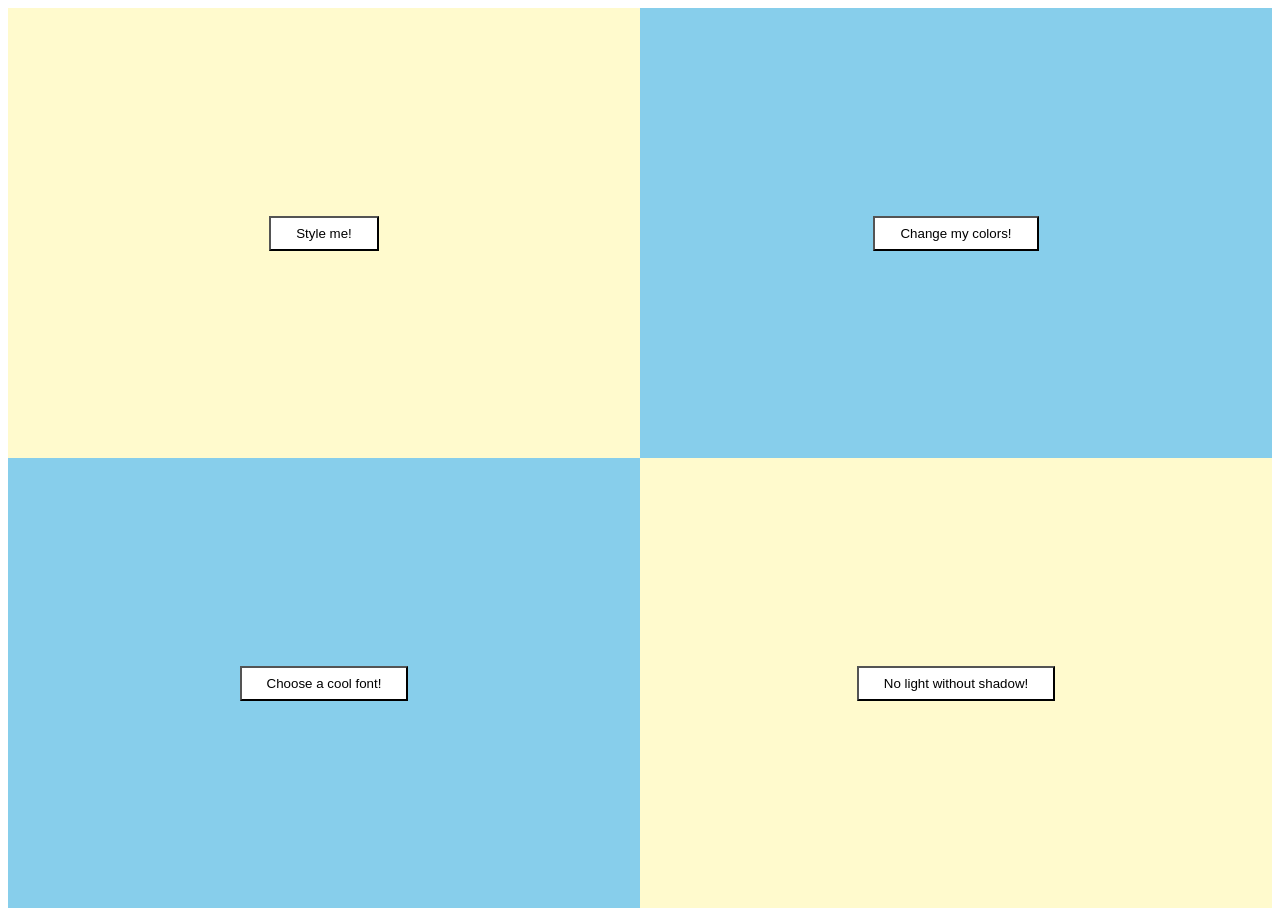
<file: css-basics_button-styles/index.html>
<!DOCTYPE html>
<html lang="en">
  <head>
    <meta charset="utf-8" />
    <meta
      name="viewport"
      content="width=device-width, initial-scale=1, shrink-to-fit=no"
    />
    <link rel="icon" href="./public/favicon.ico" type="image/x-icon" />
    <title>CSS Basics: Button Style</title>
    <link rel="stylesheet" href="./css/styles.css" />
  </head>
  <body>
    <!-- Don't worry about the HTML, you don't need to change anything here. -->
    <section><button class="button1">Style me!</button></section>
    <section class="skyblue">
      <button class="button2">Change my colors!</button>
    </section>
    <section class="skyblue">
      <button class="button3">Choose a cool font!</button>
    </section>
    <section><button class="button4">No light without shadow!</button></section>
  </body>
</html>
</file>
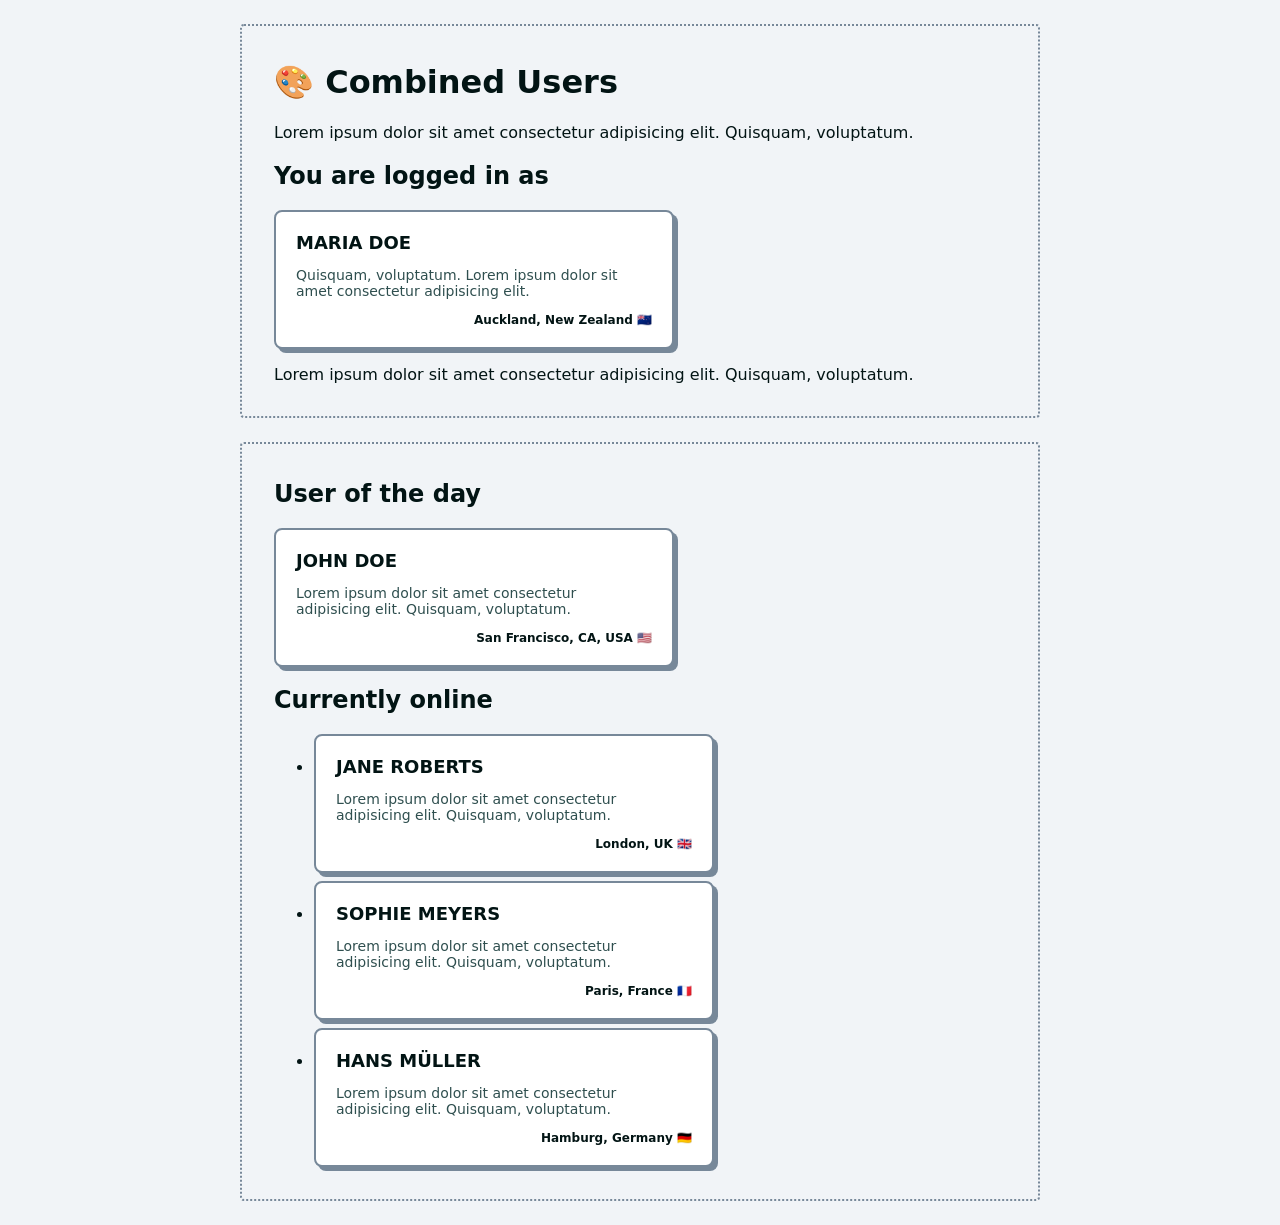
<file: css-basics_combined-users/index.html>
<!DOCTYPE html>
<!-- Add class="debug" to the html element to show helper texts. -->
<html lang="en" class="">
  <head>
    <meta charset="utf-8" />
    <meta
      name="viewport"
      content="width=device-width, initial-scale=1, shrink-to-fit=no"
    />
    <link rel="icon" href="./public/favicon.ico" type="image/x-icon" />
    <title>CSS Basics: Combined Users</title>
    <link rel="stylesheet" href="./css/styles.css" />
    <link rel="stylesheet" href="./css/debug.css" />
  </head>
  <body>
    <main>
      <h1>🎨 Combined Users</h1>
      <p>
        Lorem ipsum dolor sit amet consectetur adipisicing elit. Quisquam,
        voluptatum.
      </p>
      <h2>You are logged in as</h2>
      <article class="user">
        <h2 class="name">Maria Doe</h2>
        <p class="bio">
          Quisquam, voluptatum. Lorem ipsum dolor sit amet consectetur
          adipisicing elit.
        </p>
        <p class="location">Auckland, New Zealand 🇳🇿</p>
      </article>
      <p>
        Lorem ipsum dolor sit amet consectetur adipisicing elit. Quisquam,
        voluptatum.
      </p>
    </main>
    <aside>
      <h2>User of the day</h2>
      <article class="user">
        <h2 class="name">John Doe</h2>
        <p class="bio">
          Lorem ipsum dolor sit amet consectetur adipisicing elit. Quisquam,
          voluptatum.
        </p>
        <p class="location">San Francisco, CA, USA 🇺🇸</p>
      </article>
      <h2>Currently online</h2>
      <ul>
        <li>
          <article class="user">
            <h2 class="name">Jane Roberts</h2>
            <p class="bio">
              Lorem ipsum dolor sit amet consectetur adipisicing elit. Quisquam,
              voluptatum.
            </p>
            <p class="location">London, UK 🇬🇧</p>
          </article>
        </li>
        <li>
          <article class="user">
            <h2 class="name">Sophie Meyers</h2>
            <p class="bio">
              Lorem ipsum dolor sit amet consectetur adipisicing elit. Quisquam,
              voluptatum.
            </p>
            <p class="location">Paris, France 🇫🇷</p>
          </article>
        </li>
        <li>
          <article class="user">
            <h2 class="name">Hans Müller</h2>
            <p class="bio">
              Lorem ipsum dolor sit amet consectetur adipisicing elit. Quisquam,
              voluptatum.
            </p>
            <p class="location">Hamburg, Germany 🇩🇪</p>
          </article>
        </li>
      </ul>
    </aside>
  </body>
</html>
</file>
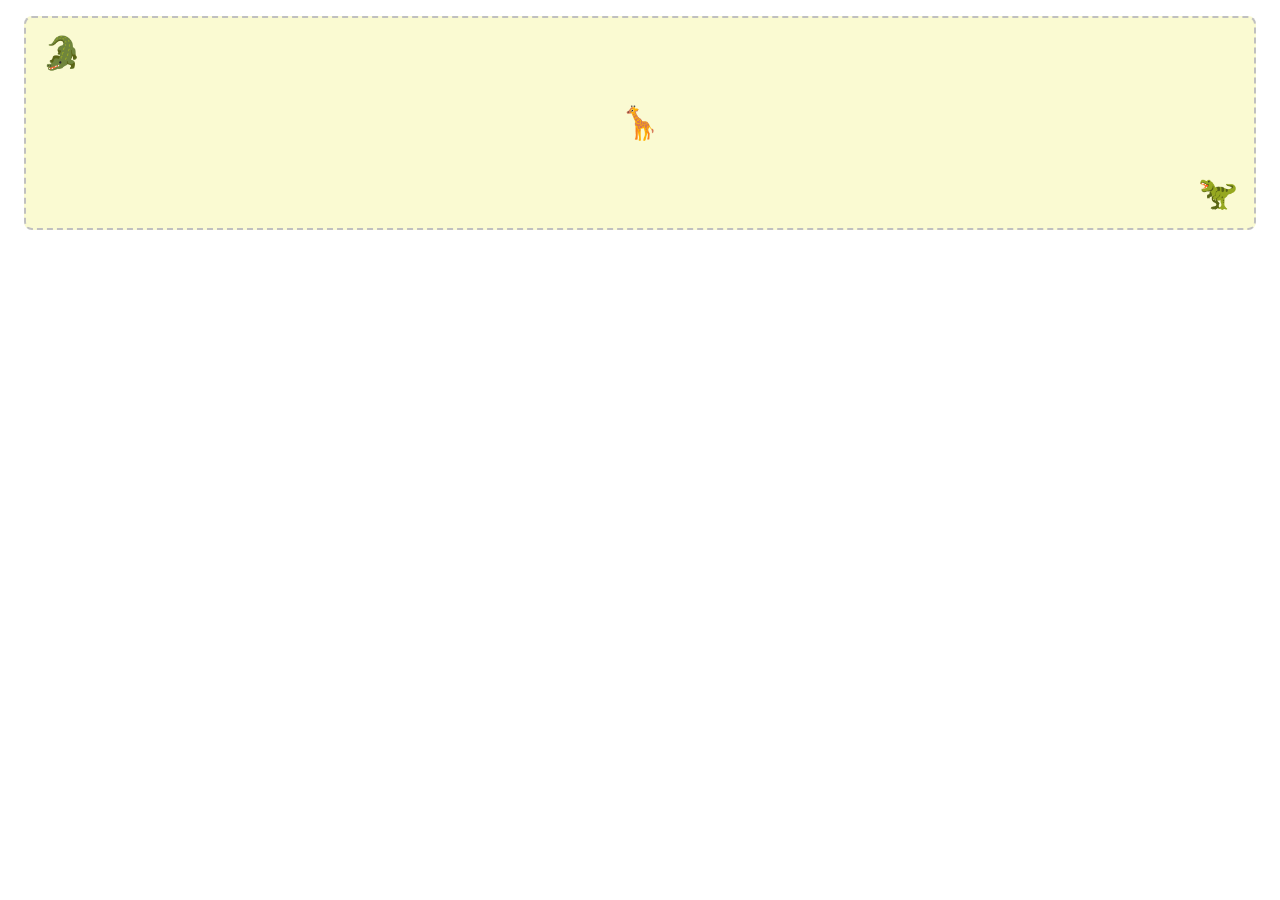
<file: css-basics_pseudo-park_solution/index.html>
<!DOCTYPE html>
<html lang="en">
  <head>
    <meta charset="utf-8" />
    <meta
      name="viewport"
      content="width=device-width, initial-scale=1, shrink-to-fit=no"
    />
    <link rel="icon" href="./public/favicon.png" type="image/png" />
    <title>CSS Basics: Pseudo Park</title>
    <link rel="stylesheet" href="./css/styles.css" />
  </head>
  <body>
    <main class="park">
      <div class="animal crocodile">🐊</div>
      <div class="animal giraffe">🦒</div>
      <div class="animal dino">🦖</div>
    </main>
  </body>
</html>
</file>
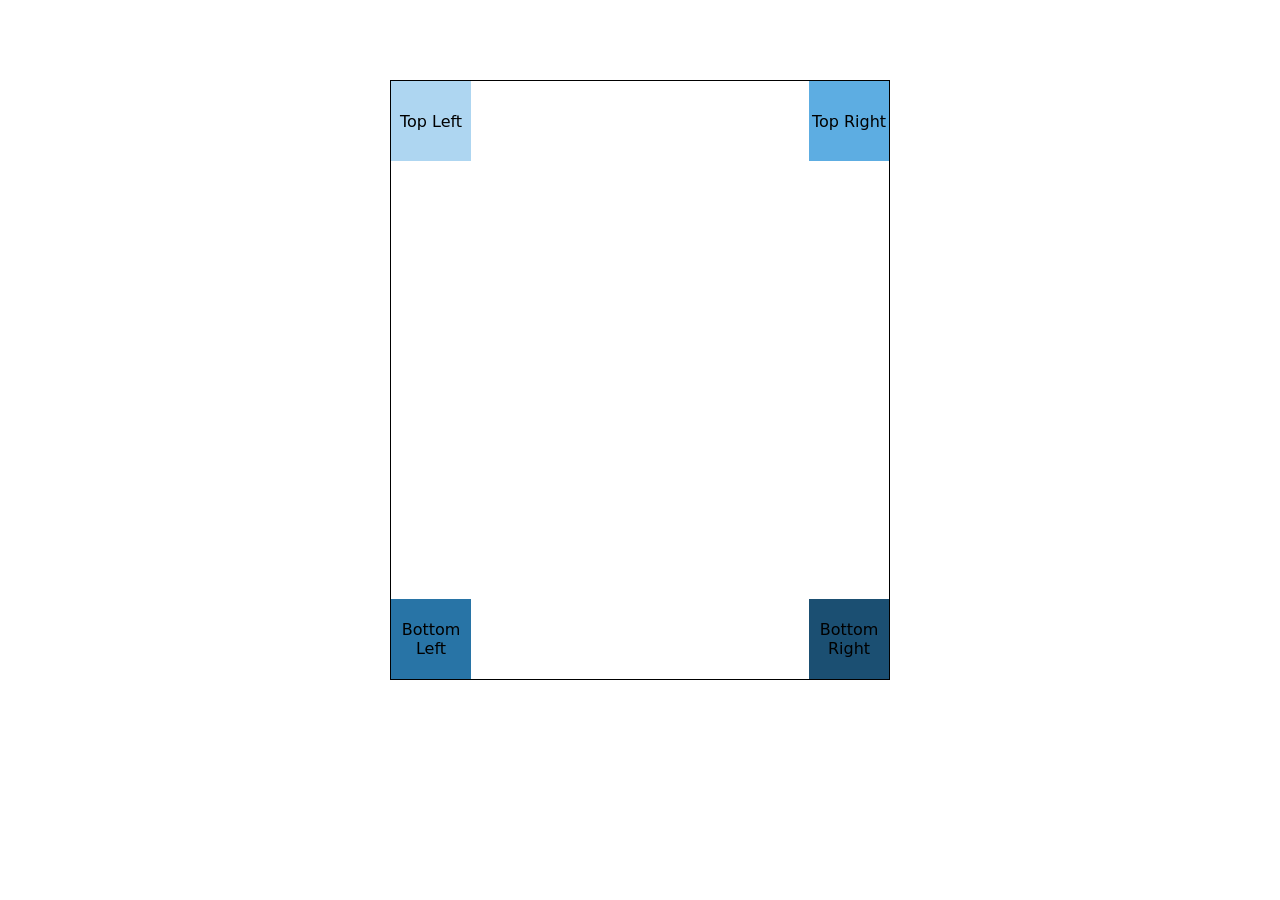
<file: css-positioning_absolute-position/index.html>
<!DOCTYPE html>
<html lang="en">
  <head>
    <meta charset="utf-8" />
    <meta
      name="viewport"
      content="width=device-width, initial-scale=1, shrink-to-fit=no"
    />
    <link rel="icon" href="./public/favicon.png" type="image/png" />
    <title>Absolute Position</title>
    <link rel="stylesheet" href="./css/styles.css" />
  </head>
  <body>
    <!-- You do not need to change the HTML code for this exercise! -->
    <main>
      <div class="box box--top-left">Top Left</div>
      <div class="box box--top-right">Top Right</div>
      <div class="box box--bottom-left">Bottom Left</div>
      <div class="box box--bottom-right">Bottom Right</div>
    </main>
  </body>
</html>
</file>
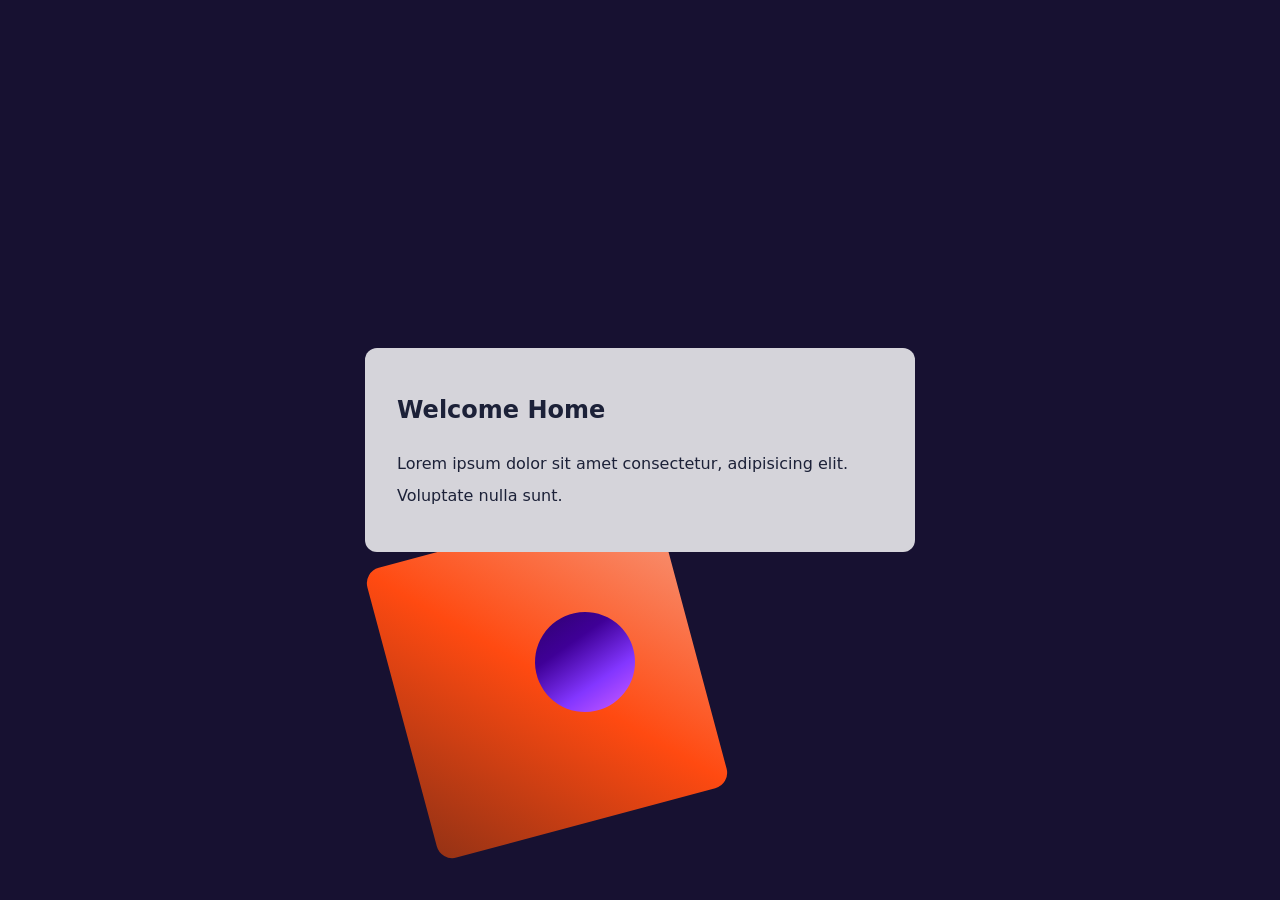
<file: css-positioning_decoration/index.html>
<!DOCTYPE html>
<html lang="en">
  <head>
    <meta charset="utf-8" />
    <meta
      name="viewport"
      content="width=device-width, initial-scale=1, shrink-to-fit=no"
    />
    <link rel="icon" href="./public/favicon.png" type="image/png" />
    <title>Decoration</title>
    <link rel="stylesheet" href="./css/styles.css" />
  </head>
  <body>
    <!-- You do not need to change the HTML code for this exercise! -->
    <main>
      <article class="hero-card">
        <h2>Welcome Home</h2>
        <p>
          Lorem ipsum dolor sit amet consectetur, adipisicing elit. Voluptate
          nulla sunt.
        </p>
        <div class="blob-1"></div>
        <div class="blob-2"></div>
      </article>
    </main>
  </body>
</html>
</file>
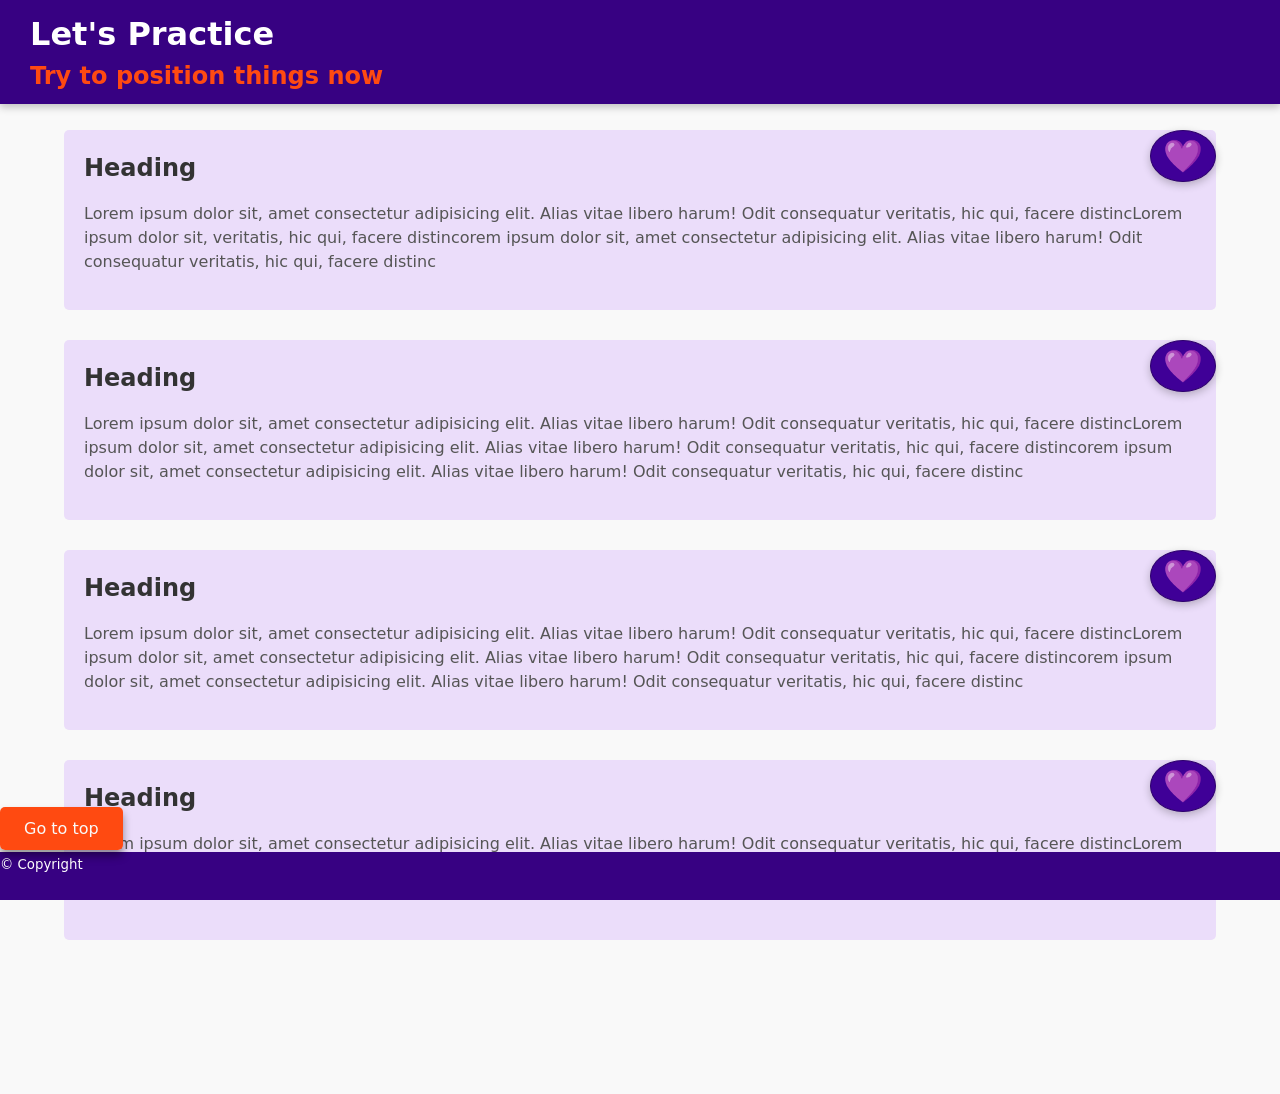
<file: css-positioning_layout-with-position/index.html>
<!DOCTYPE html>
<html lang="en">
  <head>
    <meta charset="utf-8" />
    <meta
      name="viewport"
      content="width=device-width, initial-scale=1, shrink-to-fit=no"
    />
    <link rel="icon" href="./public/favicon.ico" type="image/x-icon" />
    <title>Layout with Position</title>
    <link rel="stylesheet" href="./css/styles.css" />
  </head>
  <body>
    <header class="header">
      <h1 class="header__heading">Let's Practice</h1>
      <h2 class="header__subheading">Try to position things now</h2>
    </header>
    <main>
      <section class="card" id="top">
        <h2 class="card__heading">Heading</h2>
        <button class="card__bookmark">
          <span role="img" aria-label="A heart that indicates a bookmark"
            >💜</span
          >
        </button>
        <p class="card__text">
          Lorem ipsum dolor sit, amet consectetur adipisicing elit. Alias vitae
          libero harum! Odit consequatur veritatis, hic qui, facere distincLorem
          ipsum dolor sit, veritatis, hic qui, facere distincorem ipsum dolor
          sit, amet consectetur adipisicing elit. Alias vitae libero harum! Odit
          consequatur veritatis, hic qui, facere distinc
        </p>
      </section>
      <section class="card">
        <h2 class="card__heading">Heading</h2>
        <button class="card__bookmark">
          <span role="img" aria-label="A heart that indicates a bookmark"
            >💜</span
          >
        </button>
        <p class="card__text">
          Lorem ipsum dolor sit, amet consectetur adipisicing elit. Alias vitae
          libero harum! Odit consequatur veritatis, hic qui, facere distincLorem
          ipsum dolor sit, amet consectetur adipisicing elit. Alias vitae libero
          harum! Odit consequatur veritatis, hic qui, facere distincorem ipsum
          dolor sit, amet consectetur adipisicing elit. Alias vitae libero
          harum! Odit consequatur veritatis, hic qui, facere distinc
        </p>
      </section>
      <section class="card">
        <h2 class="card__heading">Heading</h2>
        <button class="card__bookmark">
          <span role="img" aria-label="A heart that indicates a bookmark"
            >💜</span
          >
        </button>
        <p class="card__text">
          Lorem ipsum dolor sit, amet consectetur adipisicing elit. Alias vitae
          libero harum! Odit consequatur veritatis, hic qui, facere distincLorem
          ipsum dolor sit, amet consectetur adipisicing elit. Alias vitae libero
          harum! Odit consequatur veritatis, hic qui, facere distincorem ipsum
          dolor sit, amet consectetur adipisicing elit. Alias vitae libero
          harum! Odit consequatur veritatis, hic qui, facere distinc
        </p>
      </section>
      <section class="card">
        <h2 class="card__heading">Heading</h2>
        <button class="card__bookmark">
          <span role="img" aria-label="A heart that indicates a bookmark"
            >💜</span
          >
        </button>
        <p class="card__text">
          Lorem ipsum dolor sit, amet consectetur adipisicing elit. Alias vitae
          libero harum! Odit consequatur veritatis, hic qui, facere distincLorem
          ipsum dolor sit, amet consectetur adipisicing elit. Alias vitae libero
          harum! Odit consequatur veritatis, hic qui, facere distincorem ipsum
          dolor sit, amet consectetur adipisicing elit. Alias vitae libero
          harum! Odit consequatur veritatis, hic qui, facere distinc
        </p>
      </section>
      <a href="#top" class="goto-top">Go to top</a>
    </main>

    <footer class="footer">
      <small class="footer__text">© Copyright</small>
    </footer>
  </body>
</html>
</file>
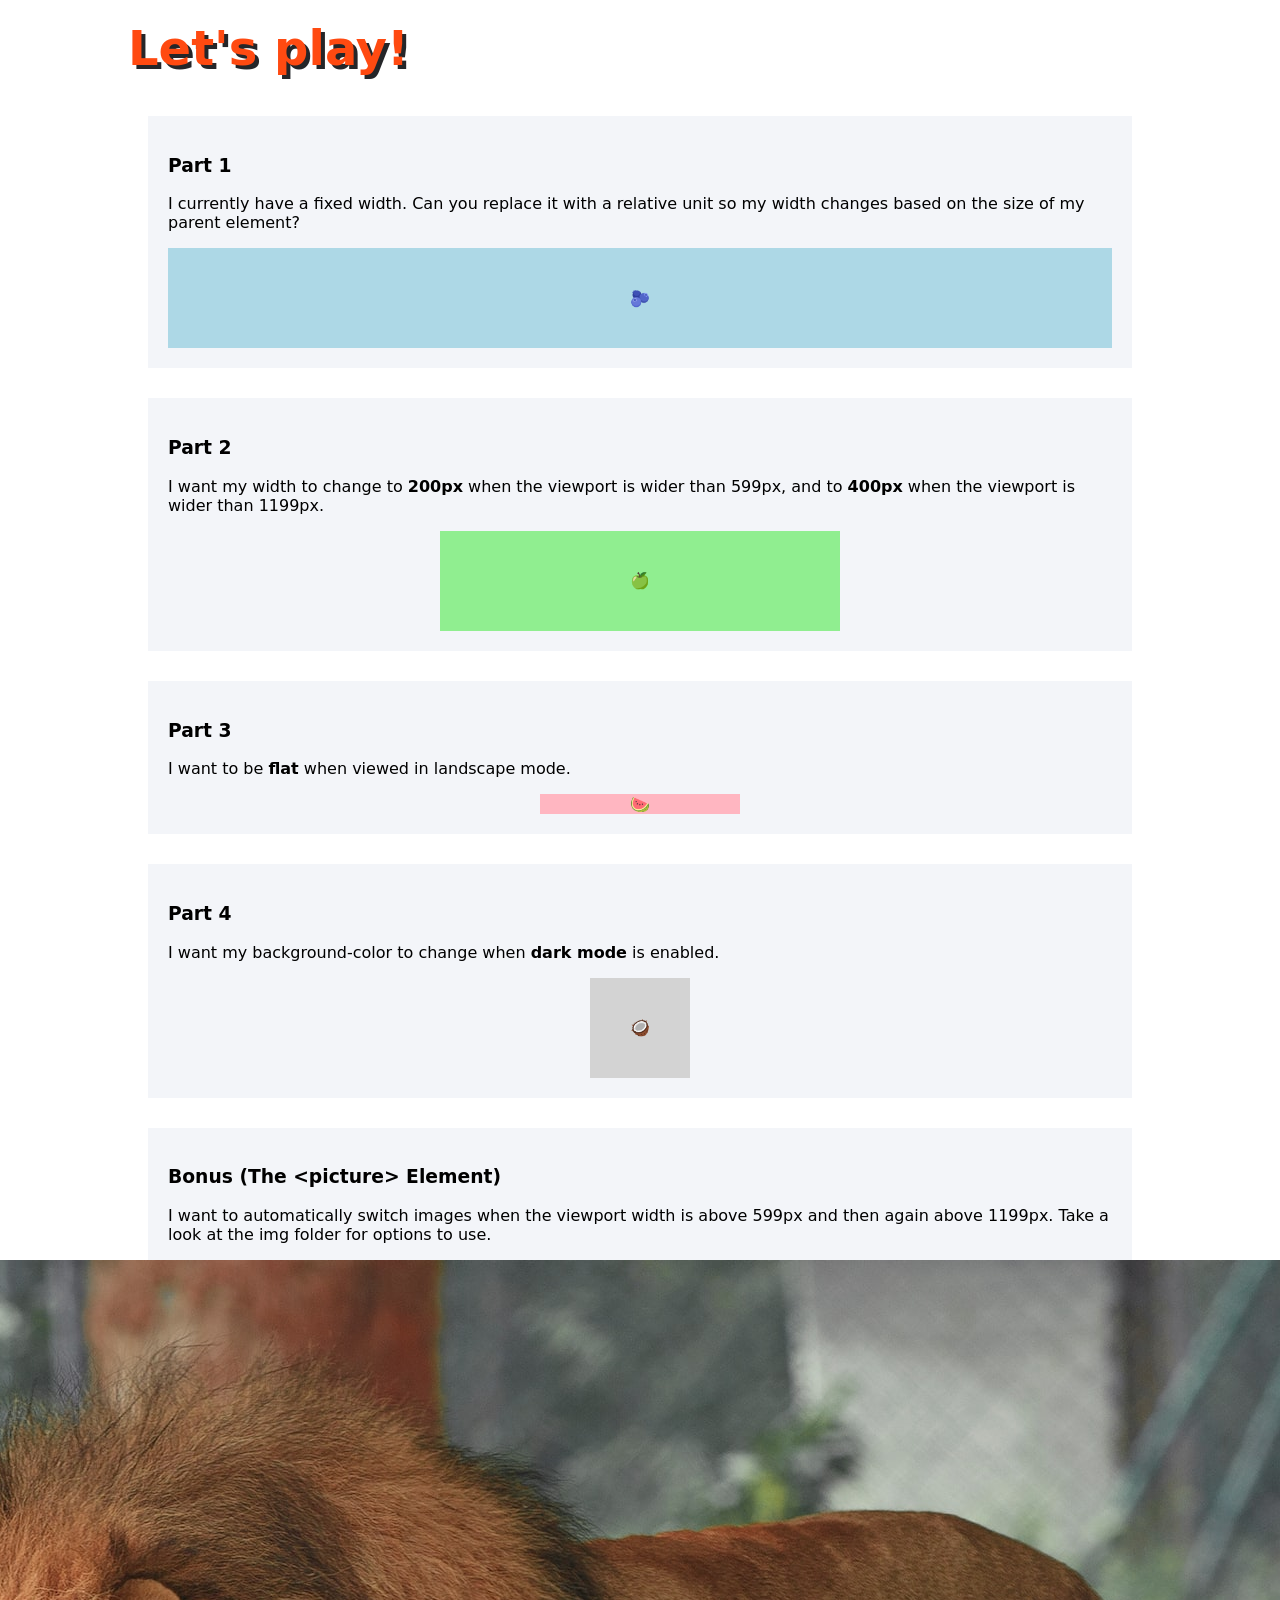
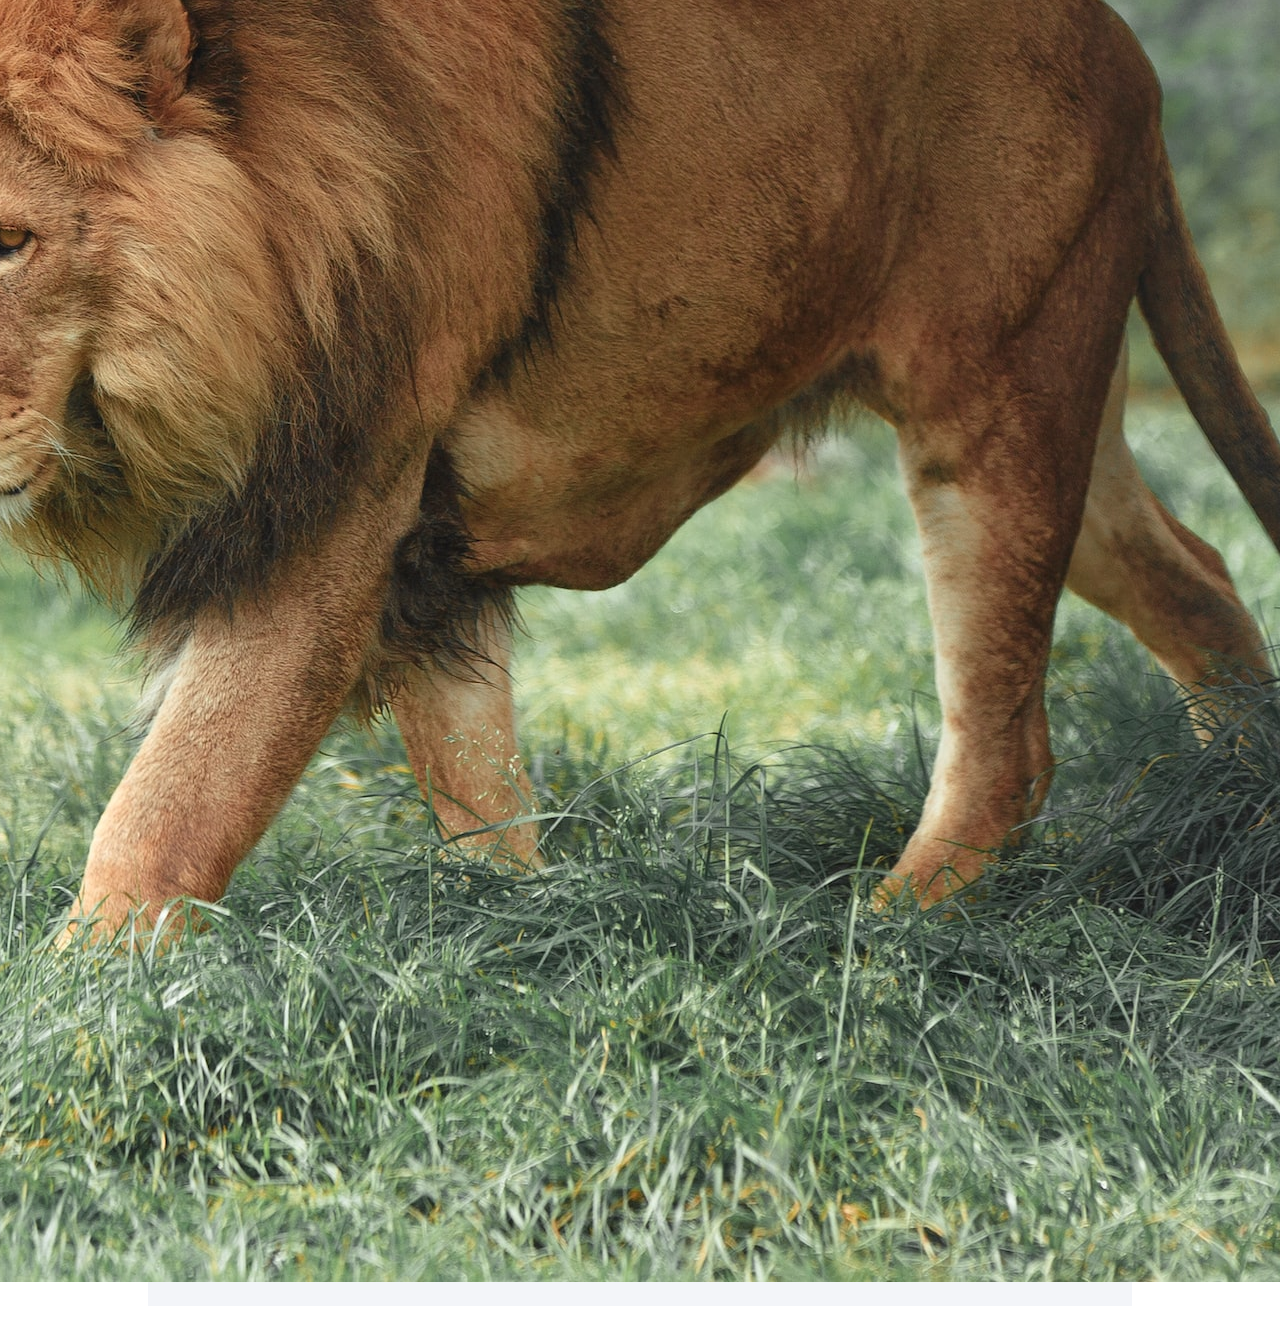
<file: css-responsive_playground/index.html>
<!doctype html>
<html lang="en">
  <head>
    <meta charset="utf-8" />
    <meta
      name="viewport"
      content="width=device-width, initial-scale=1, shrink-to-fit=no"
    />
    <link rel="icon" href="./public/favicon.png" type="image/png" />
    <title>Playground</title>
    <link rel="stylesheet" href="./css/styles.css" />
  </head>
  <body>
    <main>
      <h1>Let's play!</h1>
      <section class="playground">
        <section class="section">
          <h3>Part 1</h3>
          <p>
            I currently have a fixed width. Can you replace it with a relative
            unit so my width changes based on the size of my parent element?
          </p>
          <div class="box box--one">🫐</div>
        </section>
        <section class="section">
          <h3>Part 2</h3>
          <p>
            I want my width to change to <strong>200px</strong> when the
            viewport is wider than 599px, and to <strong>400px</strong> when the
            viewport is wider than 1199px.
          </p>
          <div class="box box--two">🍏</div>
        </section>
        <section class="section">
          <h3>Part 3</h3>
          <p>
            I want to be <strong>flat</strong> when viewed in landscape mode.
          </p>
          <div class="box box--three">🍉</div>
        </section>
        <section class="section">
          <h3>Part 4</h3>
          <p>
            I want my background-color to change when
            <strong>dark mode</strong> is enabled.
          </p>
          <div class="box box--four">🥥</div>
        </section>

        <section class="section">
          <h3>Bonus (The &lt;picture&gt; Element)</h3>
          <p>
            I want to automatically switch images when the viewport width is
            above 599px and then again above 1199px. Take a look at the img
            folder for options to use.
          </p>
          <div class="box box--five">
            <picture>
              <source
                media="(min-width: 1200px)"
                srcset="./img/cat_large.jpg"
              />
              <source
                media="(min-width: 600px)"
                srcset="./img/cat_medium.jpg"
              />
              <img src="./img/cat_small.jpg" alt="A cat" />
            </picture>
          </div>
        </section>
      </section>
    </main>
  </body>
</html>
</file>
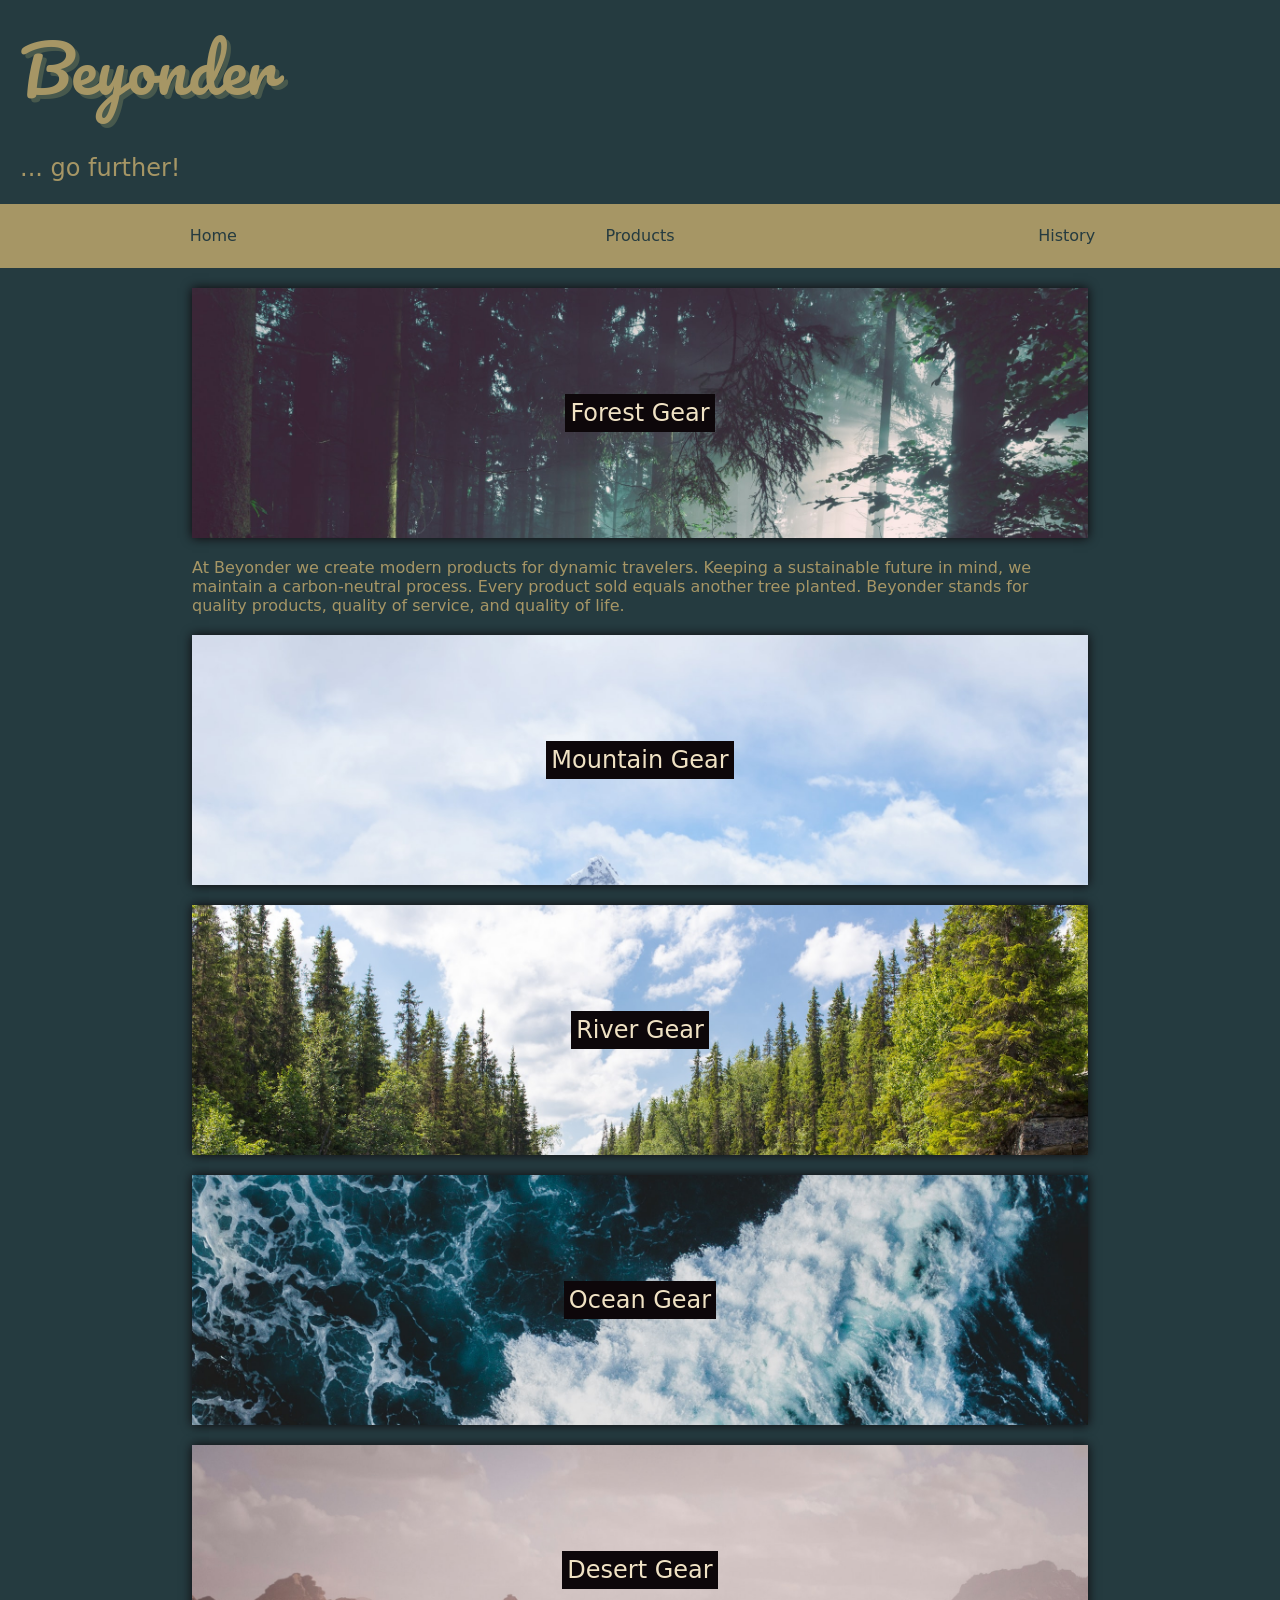
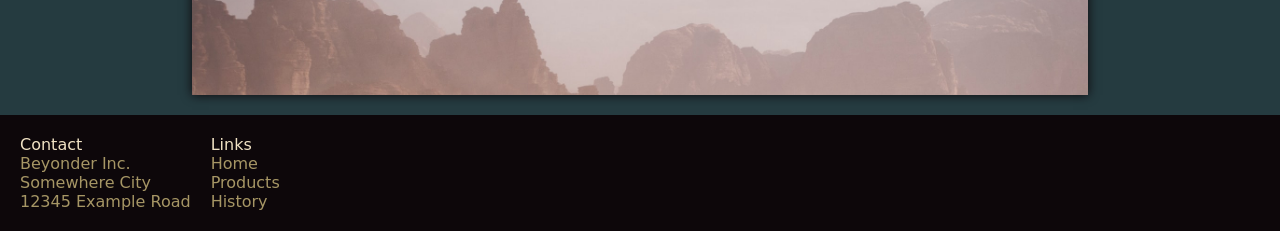
<file: css-responsive_responsive-website/index.html>
<!DOCTYPE html>
<html lang="en">
  <head>
    <meta charset="utf-8" />
    <meta
      name="viewport"
      content="width=device-width, initial-scale=1, shrink-to-fit=no"
    />
    <link rel="icon" href="./public/favicon.ico" type="image/x-icon" />
    <title>Responsive Website</title>
    <link rel="stylesheet" href="./css/styles.css" />
  </head>
  <body>
    <header class="main-header">
      <p class="header-brand">Beyonder</p>
      <p class="header-text">... go further!</p>
    </header>
    <nav class="navbar">
      <a class="navbar-link" href="#">Home</a>
      <a class="navbar-link" href="#">Products</a>
      <a class="navbar-link" href="#">History</a>
    </nav>
    <main class="main-content">
      <section class="card-section">
        <article class="product-card --forest">
          <a class="card-title" href="#">Forest Gear</a>
        </article>
        <p class="intro-text">
          At Beyonder we create modern products for dynamic travelers. Keeping a
          sustainable future in mind, we maintain a carbon-neutral process.
          Every product sold equals another tree planted. Beyonder stands for
          quality products, quality of service, and quality of life.
        </p>
        <article class="product-card --mountain">
          <a class="card-title" href="#">Mountain Gear</a>
        </article>
        <article class="product-card --river">
          <a class="card-title" href="#">River Gear</a>
        </article>
        <article class="product-card --ocean">
          <a class="card-title" href="#">Ocean Gear</a>
        </article>
        <article class="product-card --desert">
          <a class="card-title" href="#">Desert Gear</a>
        </article>
      </section>
    </main>
    <footer class="main-footer">
      <div class="contact-details">
        <p>Contact</p>
        <p>Beyonder Inc.</p>
        <p>Somewhere City</p>
        <p>12345 Example Road</p>
      </div>
      <nav class="footer-nav">
        <p>Links</p>
        <a class="footer-link" href="#">Home</a>
        <a class="footer-link" href="#">Products</a>
        <a class="footer-link" href="#">History</a>
      </nav>
    </footer>
  </body>
</html>
</file>
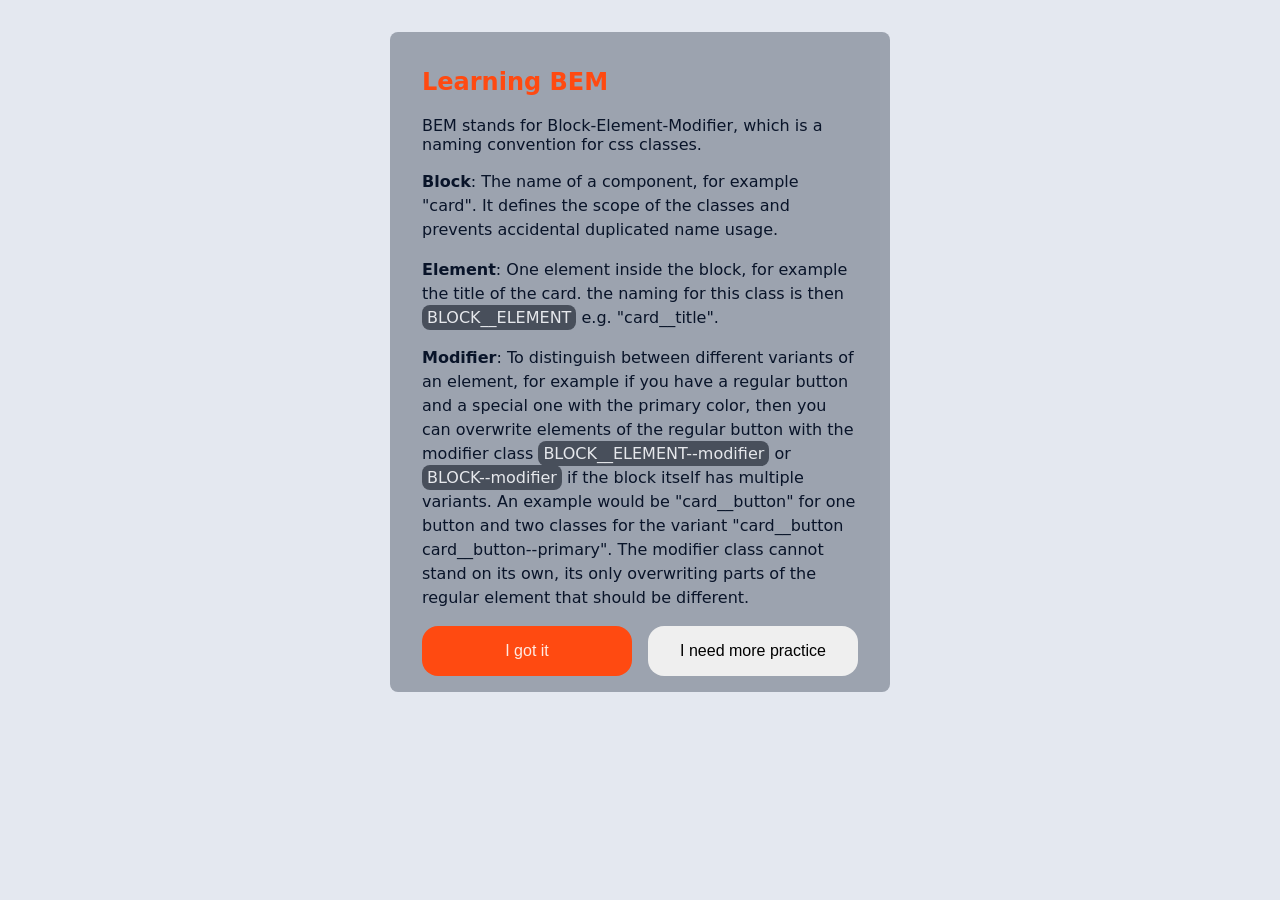
<file: css-structure_bem-1/index.html>
<!DOCTYPE html>
<html lang="en">
  <head>
    <meta charset="utf-8" />
    <meta
      name="viewport"
      content="width=device-width, initial-scale=1, shrink-to-fit=no"
    />
    <link rel="icon" href="./public/favicon.png" type="image/png" />
    <title>CSS Structure: BEM</title>
    <link rel="stylesheet" href="./css/styles.css" />
  </head>
  <body>
    <article class="info-card">
      <h2>Learning BEM</h2>
      <p>
        BEM stands for Block-Element-Modifier, which is a naming convention for
        css classes.
      </p>
      <ul>
        <li>
          <span class="list-title">Block</span>: The name of a component, for
          example "card". It defines the scope of the classes and prevents
          accidental duplicated name usage.
        </li>
        <li>
          <span class="list-title">Element</span>: One element inside the block,
          for example the title of the card. the naming for this class is then
          <span class="text-highlighted">BLOCK__ELEMENT</span> e.g.
          "card__title".
        </li>
        <li>
          <span class="list-title">Modifier</span>: To distinguish between
          different variants of an element, for example if you have a regular
          button and a special one with the primary color, then you can
          overwrite elements of the regular button with the modifier class
          <span class="text-highlighted">BLOCK__ELEMENT--modifier</span> or
          <span class="text-highlighted">BLOCK--modifier</span> if the block
          itself has multiple variants. An example would be "card__button" for
          one button and two classes for the variant "card__button
          card__button--primary". The modifier class cannot stand on its own,
          its only overwriting parts of the regular element that should be
          different.
        </li>
      </ul>
      <div class="buttons">
        <button class="primary">I got it</button>
        <button>I need more practice</button>
      </div>
    </article>
  </body>
</html>
</file>
<file: css-basics_button-styles/css/styles.css>
/* Please scroll down to the start of your exercise! */

* {
  box-sizing: border-box;
}

body {
  display: grid;
  grid-template-columns: 1fr 1fr;
  height: 100vh;
}

section {
  background-color: lemonchiffon;
  display: grid;
  place-items: center;
}

.skyblue {
  background-color: skyblue;
}

button {
  background-color: white;
  padding: 8px 25px;
}

/* Your exercise starts here. */

/* Add your CSS styles below this line. Feel free to replace the comments with your code. 
Make sure not to put your code into the comments, because then nothing will happen. */

.button1 {
  /* Style me! Change my border, set a border radius or try out other styles. :) */
}

.button2 {
  /* Style me! Change my color or background-color, or both! You can experiment with different color formats here, like HEX, RGB, etc. */
}

.button3 {
  /* Style me! You can test out changing the font, font size, ...*/
}

.button4 {
  /* Style me! Can you add a shadow to this button? Try playing around with shadow properties - you can even change the shadow color, size, and more. */
}

/* Feel free to play around with other properties, too. */
</file>
<file: css-basics_combined-users/css/styles.css>
/*
  Scroll down to the bottom of the file
  to see the instructions for this exercise.
   ⬇
*/

*,
*::before,
*::after {
  box-sizing: border-box;
}

body {
  font-family: system-ui;
  background-color: #f1f4f7;
  padding: 0 48px;
  color: #021414;
}

main,
aside {
  max-width: 800px;
  margin: 24px auto;
  padding: 16px 32px;
  border: 2px dotted lightslategray;
  border-radius: 4px;
  position: relative;
}

ul {
  width: max-content;
}

li {
  margin: 8px 0;
}

.user {
  position: relative;
  border: 2px solid lightslategray;
  border-radius: 8px;
  box-shadow: 4px 4px 0 lightslategray;
  padding: 20px;
  max-width: 400px;
  margin: 0;
  background-color: white;
}

.name {
  font-size: 18px;
  text-transform: uppercase;
  margin: 0;
}

.bio {
  font-size: 14px;
  color: darkslategray;
}

.location {
  font-size: 12px;
  font-weight: 600;
  text-align: end;
  margin: 0;
}

/*
  Part 1

  Make .user elements inside the aside smaller:
    - reduce the max-width to 250px
    - reduce the padding to 12px
    - reduce the border-radius to 4px
    - reduce the font-size of the .name to 16px
    - reduce the font-size of the .bio to 12px
    - set the margin of the .bio to "6px 0"
    - reduce the font-size of the .location to 10px
  

  Make sure to not change the styles of the .user element anywhere else.
  
  To facilitate layout debugging, apply the 'debug' class to the <html> element. 
  This triggers visual helper styles from 'debug.css' that outline structural elements
  like <body>, <main>, <aside>, <ul>, and .user with labeled overlays for easy identification.
*/

/*
  Part 2

  For all .user elements inside an unordered list:
    - hide the .bio
    - align the .location to the left and set it's color to darkslategray

  Make sure to not change the styles of the .user element anywhere else.

  💡 You can use the display property to hide elements.
*/
</file>
<file: css-basics_combined-users/css/debug.css>
/*
  ⚠️ This file is for debugging purposes only.
  You do not have to understand or edit the code in this file. 🥳
*/

.debug :is(body, main, aside, ul, .user)::before {
  content: var(--debug-content);
  position: absolute;
  top: 2px;
  left: 2px;
  padding: 4px;
  background-color: #ff4a11;
  border-radius: 4px;
  font-size: 8px;
  color: white;
}

.debug :is(body, main, aside, ul, .user) {
  position: relative;
}

body {
  --debug-content: "body";
}

main {
  --debug-content: "main";
}

aside {
  --debug-content: "aside";
}

ul {
  --debug-content: "ul";
}

.user {
  --debug-content: ".user";
}
</file>
<file: css-basics_pseudo-park_solution/css/styles.css>
/*
  None of these styles are being applied to the HTML.
  Can you fix that?

  Once the styles are applied,
  the park should appear as a pale yellow box with a dashed border.
*/

*,
*::before,
*::after {
  box-sizing: border-box;
}

.park {
  margin: 16px;
  border: 2px dashed silver;
  overflow: hidden;
  border-radius: 8px;
  background-color: lightgoldenrodyellow;
}

.animal {
  padding: 16px;

  /*
    The animals are very small.
    The size of the emojis is controlled via the font size.
    Set the font size to 32px.
  */
  font-size: 32px;
}

/*
  The giraffe is afraid of the crocodile and the dino.
   - Center the giraffe in the park.
   - Align the dino to the right.

  💡 Select the animals by their class names and use the text-align property.
*/
.giraffe {
  text-align: center;
}
.dino {
  text-align: right;
}
/* 
  The animals want some color! 🎨
  When the mouse hovers over an animal, change the background color.
   - The crocodile wants to be lightblue.
   - The giraffe likes lightgreen.
   - The dino is a huge fan of lightsalmon.

  💡 You'll need to use a pseudo-class selector for each animal.
*/
.crocodile:hover {
  background-color: lightblue;
}

.giraffe:hover {
  background-color: lightgreen;
}

.dino:hover {
  background-color: lightsalmon;
}
</file>
<file: css-positioning_absolute-position/css/styles.css>
*,
*::before,
*::after {
  box-sizing: border-box;
}

body {
  margin: 0;
  font-family: system-ui;
}

main {
  width: 500px;
  height: 600px;
  border: 1px solid black;
  margin: 5em auto;
  position: relative;
}

.box {
  display: flex;
  align-items: center;
  justify-content: center;
  height: 80px;
  width: 80px;
  text-align: center;
}

/**
 * Look at the selectors defined below.
 * Position each element so that its placement matches the name of the selector.
 * Adjust the rule sets for each selector to achieve the correct positioning.
 *
 * @example
 * .box--top-left -> This element should be placed in the top-left corner.
 */

.box--top-left {
  position: absolute;
  top: 0;
  left: 0;

  background-color: #aed6f1;
}

.box--top-right {
  position: absolute;
  top: 0;
  right: 0;
  background-color: #5dade2;
}

.box--bottom-left {
  position: absolute;
  bottom: 0;
  left: 0;
  background-color: #2874a6;
}

.box--bottom-right {
  position: absolute;
  bottom: 0;
  right: 0;
  background-color: #1b4f72;
}
</file>
<file: css-positioning_decoration/css/styles.css>
*,
*::before,
*::after {
  box-sizing: border-box;
}

body {
  margin: 0;
  font-family: system-ui;
  min-height: 100dvh;
  background-color: rgb(23, 17, 49);
  align-content: center;
}

h2 {
  line-height: 1.5;
}

p {
  line-height: 2;
}

/* Decoration
Place the blob elements behind the hero card so that parts
of them are visible and parts are covered by the card.

Hint: The z-index can also be negative!
*/

.hero-card {
  position: relative;
  max-width: 550px;
  margin-inline: auto;
  background-color: rgb(213, 212, 218);
  color: rgb(28, 33, 56);
  padding: 24px 32px;
  border-radius: 12px;
}

.blob-1 {
  position: absolute;
  bottom: 100;
  left: 300;
  z-index: -20;
  width: 300px;
  height: 300px;
  background: linear-gradient(to bottom left, #f6997d, #ff4a11, #943215);
  border-radius: 16px;
  rotate: -15deg;
}

.blob-2 {
  position: absolute;
  bottom: -160px;
  right: 280px;
  z-index: -10;
  width: 100px;
  height: 100px;
  background: linear-gradient(
    to bottom left,
    #2e016d,
    #3f0097,
    #8336ff,
    #d15eff
  );
  border-radius: 999px;
  rotate: 280deg;
}
</file>
<file: css-positioning_layout-with-position/css/styles.css>
*,
*::before,
*::after {
  box-sizing: border-box;
}

body {
  font-family: system-ui;
  line-height: 1.5;
  color: #252629;
  background-color: #f9f9f9;
  margin: 0;
  padding: 100px 0;
}

/**
 *
 * Place the header at the top of the viewport and make sure, that it remains there when the
 * document is scrolled.
 */
.header {
  width: 100%;
  position: fixed;
  top: 0;
  z-index: 10;

  background: #370182;
  color: #ffffff;
  box-shadow: rgba(0, 0, 0, 0.24) 0 3px 8px;
  padding: 10px 30px;
}

.header__subheading {
  color: #ff4a11;
  margin: 0;
}

.header__heading {
  margin: 0;
}

/**
 *
 * Place the footer at the bottom of the viewport and make sure, that it remains there when the
 * document is scrolled.
 */
.footer {
  width: 100%;
  position: fixed;
  bottom: 0;
  height: 48px;
  color: #ffffff;
  background: #370182;
}

/**
 *
 * Define the card as the reference frame for its descendant elements that require absolute positioning.
 */
.card {
  position: relative;
  max-width: 90%;
  margin: 30px auto;
  padding: 20px;
  color: #555;
  background-color: #ebddfa;
  scroll-margin-top: 150px;
  border-radius: 5px;
}

.card__heading {
  color: #333;
  margin: 0 0 10px 0;
}

/**
 * Place the bookmark in the top-right corner of each card.
 */
.card__bookmark {
  position: absolute;
  top: 0;
  right: 0;
  border: 1px solid #2e016d;
  background-color: #3f0097;
  font-size: 2em;
  padding: 6px 12px;
  border-radius: 50%;
  box-shadow: rgba(0, 0, 0, 0.24) 0 3px 8px;
}

/**
 * Position the go-to-top button so that it covers all other elements, ensuring it is always visible
 * and remains fixed in place when the document is scrolled.
 */
.goto-top {
  z-index: 20;
  position: sticky;
  bottom: 50px;
  left: 0px;

  text-decoration: none;
  color: #f9f9f9;
  padding: 12px 24px;
  border-radius: 5px;
  background-color: #ff4a11;
  box-shadow: 0 6px 8px rgba(0, 0, 0, 0.4);
}
</file>
<file: css-responsive_playground/css/styles.css>
:root {
  --color-nemo: #ff4a11;
  --color-granite: #252629;
  --color-water-10: #f3f5f9;
  --color-foam: #ffffff;
}

*,
*::before,
*::after {
  box-sizing: border-box;
}

body {
  margin: 0;
  font-family: system-ui;
  background-color: var(--color-foam);
}

h1 {
  font-size: 3rem;
  width: 80%;
  margin: 20px auto;
  color: var(--color-nemo);
  text-shadow: 4px 4px var(--color-granite);
}

.playground {
  display: flex;
  flex-direction: column;
  align-items: center;
  margin: auto;
  padding: 20px;
  gap: 30px;
  width: 80%;
  min-height: 100vh;
}

.section {
  width: 100%;
  background-color: var(--color-water-10);
  padding: 20px;
}

.box {
  display: flex;
  justify-content: center;
  align-items: center;
  margin: auto;
}

/* PART 1: Relative statt fixed width */
.box--one {
  background-color: lightblue;
  width: 80;
  height: 100px;
}

/* PART 2: 200px bei >599px, 400px bei >1199px */
.box--two {
  background-color: lightgreen;
  width: 100vw;
  height: 100px;
}

@media (min-width: 600px) {
  .box--two {
    width: 200px;
  }
}

@media (min-width: 1200px) {
  .box--two {
    width: 400px;
  }
}

/* PART 3: Flach im Landscape Modus */
.box--three {
  background-color: lightpink;
  width: 100px;
  height: 100px;
}

@media (orientation: landscape) {
  .box--three {
    width: 200px;
    height: 20px;
  }
}

/* PART 4: Hintergrundfarbe ändert sich bei Dark Mode */
.box--four {
  background-color: lightgray;
  width: 100px;
  height: 100px;
}

@media (prefers-color-scheme: dark) {
  .box--four {
    background-color: #1a1a2e;
  }
}
</file>
<file: css-responsive_responsive-website/css/styles.css>
/* ==[ ATTENTION! ]== */

/* We have made use of native CSS variables and calculations here to demonstrate their functionality and usefulness. 
You don't need to adjust these to complete the challenge. Feel free to take a look, then scroll down to the start 
of the introduction. */

@import "fonts.css";

:root {
  --inky-black: #0d070a;
  --forest-green: #48594d;
  --navy-blue: #253b40;
  --dark-beige: #a69665;
  --rust-orange: #bf754b;
  --eggshell-white: #f0e2c4;

  --gap: 20px;

  --header-brand: 4rem;
  --header-brand-line-height: 7rem;

  --header-text: 1.5rem;
  --header-text-line-height: 2rem;

  --regular-text: 1rem;
  --regular-line-height: 1.5rem;

  --header-height: calc(
    var(--header-brand-line-height) + var(--header-text-line-height) +
      (3 * var(--gap))
  );

  --nav-height: calc(var(--regular-line-height) + (2 * var(--gap)));

  --main-content-margin-top: calc(var(--header-height) + var(--nav-height));
}

*,
*::before,
*::after {
  box-sizing: border-box;
  padding: 0;
  margin: 0;
}

body {
  font-family: system-ui;
  background-color: var(--forest-green);
}

.main-header {
  position: fixed;
  top: 0;
  width: 100%;
  background-color: var(--navy-blue);
}

.header-brand {
  padding: var(--gap);
  color: var(--dark-beige);
  font-family: "Pacifico";
  font-size: var(--header-brand);
  line-height: var(--header-brand-line-height);
  text-shadow: 4px 4px var(--forest-green);
}

.header-text {
  padding: 0 0 var(--gap) var(--gap);
  color: var(--dark-beige);
  font-size: var(--header-text);
  line-height: var(--header-text-line-height);
}

.navbar {
  display: flex;
  justify-content: space-around;
  position: fixed;
  top: var(--header-height);
  width: 100%;
  background-color: var(--dark-beige);
}

.navbar-link {
  padding: var(--gap);
  color: var(--navy-blue);
  width: 100%;
  text-decoration: none;
  text-align: center;
  font-size: var(--regular-text);
  line-height: var(--regular-line-height);
}

.navbar-link:hover {
  color: var(--inky-black);
  background-color: var(--eggshell-white);
}

.main-content {
  margin-top: var(--main-content-margin-top);
  padding: var(--gap) 0 var(--gap) 0;
  background: var(--navy-blue);
}

.intro-text {
  color: var(--dark-beige);
  font-size: var(--regular-text);
  line-height: var(--regular-text-line-height);
  width: 70%;
}

.card-section {
  width: 100%;
  display: flex;
  align-items: center;
  gap: var(--gap);
  flex-direction: column;
}

.product-card {
  display: flex;
  justify-content: center;
  align-items: center;
  width: 70%;
  height: 250px;
  font-size: 1.5rem;
  box-shadow: 0px 0px 10px 0px var(--inky-black);
}

.--forest {
  background-image: url("../img/forest.jpg");
  background-size: cover;
}

.--mountain {
  background-image: url("../img/mountain.jpg");
  background-size: cover;
}

.--river {
  background-image: url("../img/river.jpg");
  background-size: cover;
}

.--ocean {
  background-image: url("../img/ocean.jpg");
  background-size: cover;
}

.--desert {
  background-image: url("../img/desert.jpg");
  background-size: cover;
}

.card-title {
  padding: calc(var(--gap) / 4);
  text-decoration: none;
  color: var(--eggshell-white);
  background-color: var(--inky-black);
}

.card-title:hover {
  color: var(--inky-black);
  background-color: var(--eggshell-white);
}

.main-footer {
  display: flex;
  gap: var(--gap);
  background: var(--inky-black);
  padding: var(--gap);
}

.footer-nav {
  display: flex;
  flex-direction: column;
}

.footer-link {
  text-decoration: none;
  color: var(--dark-beige);
}

.footer-nav p:first-child {
  color: var(--eggshell-white);
}

.contact-details {
  display: flex;
  flex-direction: column;
  color: var(--dark-beige);
}

.contact-details p:first-child {
  color: var(--eggshell-white);
}
</file>
<file: css-structure_bem-1/css/styles.css>
@import "./global.css";
@import "./components/info-card.css";
</file>
